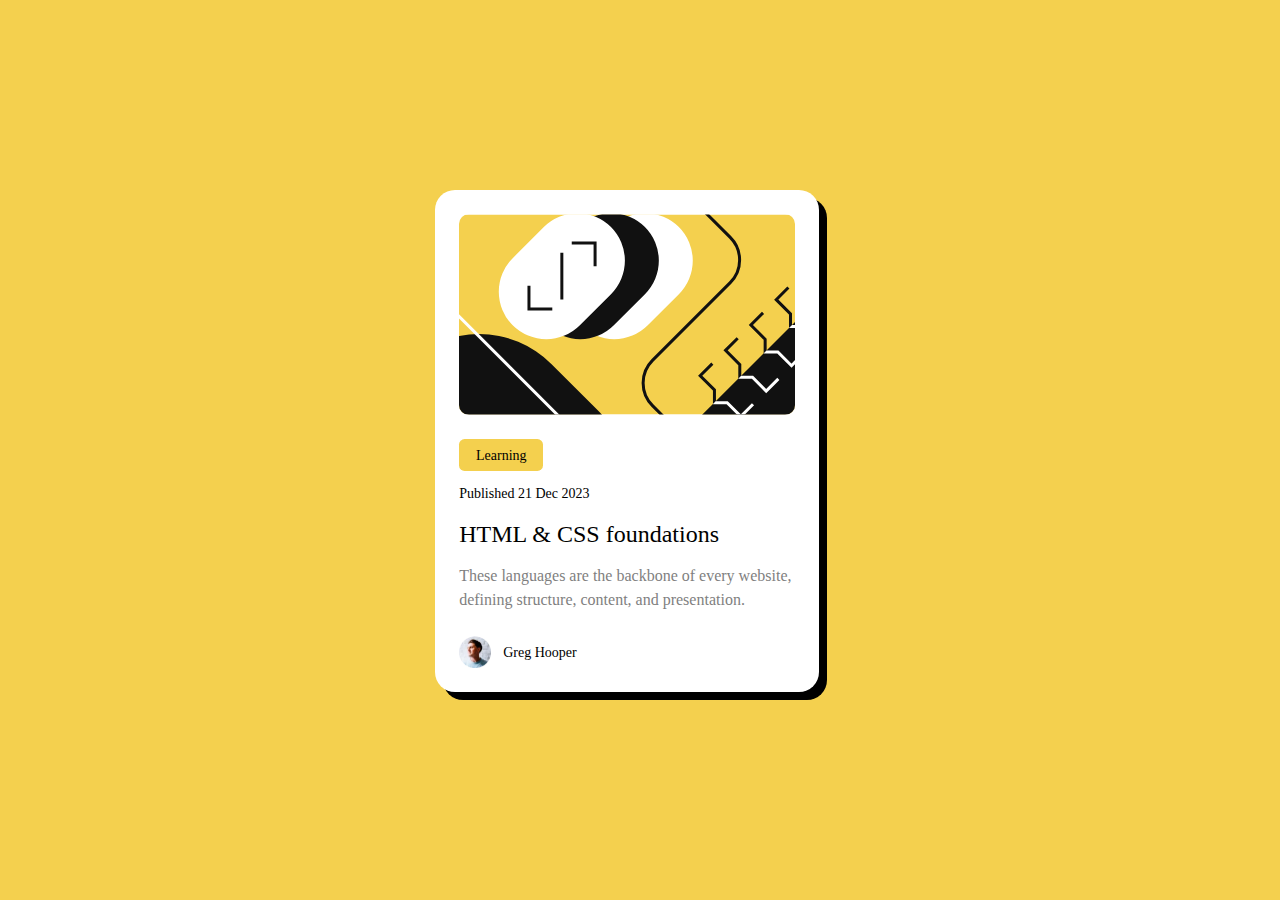
<file: blog_preview_card/index.html>
<!DOCTYPE html>
<html lang="en">
<head>
    <meta charset="UTF-8">
    <meta name="viewport" content="width=device-width, initial-scale=1.0">
    <link rel="stylesheet" href="assets/css/main.css">
    <title>Blog Preview Card</title>
</head>
<body>
    <div class="card">
        <div class="card-container">
            <img src="assets/images/illustration-article.svg" alt="card image" class="card-container__image">
            <div class="card-container__details">
                <p class="card-container__details-tag">Learning</p>
                <p class="card-container__details-date">Published 21 Dec 2023</p>
                <h2 class="card-container__details-title">HTML & CSS foundations</h2>
                <p class="card-container__details-desc">These languages are the backbone of every website, defining structure, content, and presentation.</p>
            </div>
            <div class="card-container__author-container">
                <img src="assets/images/image-avatar.webp" alt="" class="card-container__author-container__img">
                <p class="card-container__author-container__name">Greg Hooper</p>
            </div>
        </div>
    </div>
</body>
</html>
</file>
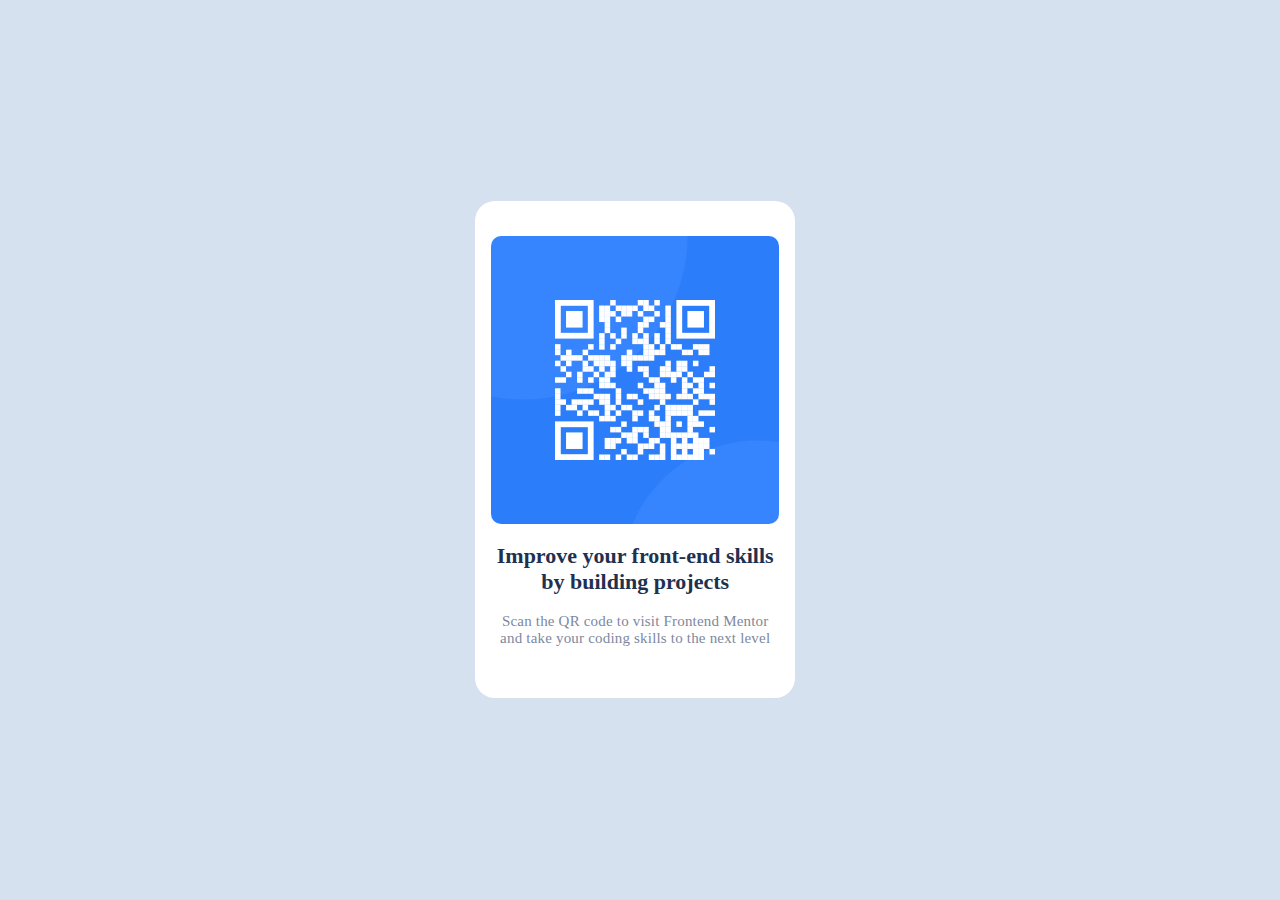
<file: qr-code/index.html>
<!DOCTYPE html>
<html lang="en">
<head>
    <meta charset="UTF-8">
    <meta name="viewport" content="width=device-width, initial-scale=1.0">
    <link rel="stylesheet" href="assets/css/style.css">
    <title>QR Code Component</title>
</head>
<body>
    <div class="card">
        <img src="assets/img/image-qr-code.png" alt="" class="card__img">
        <div class="card__info">
            <h2 class="card__info__title">
                Improve your front-end skills by building projects
            </h2>
            <p class="card__info__desc">
                Scan the QR code to visit Frontend Mentor and take your coding skills to the next level
            </p>
        </div>
    </div>
</body>
</html>
</file>
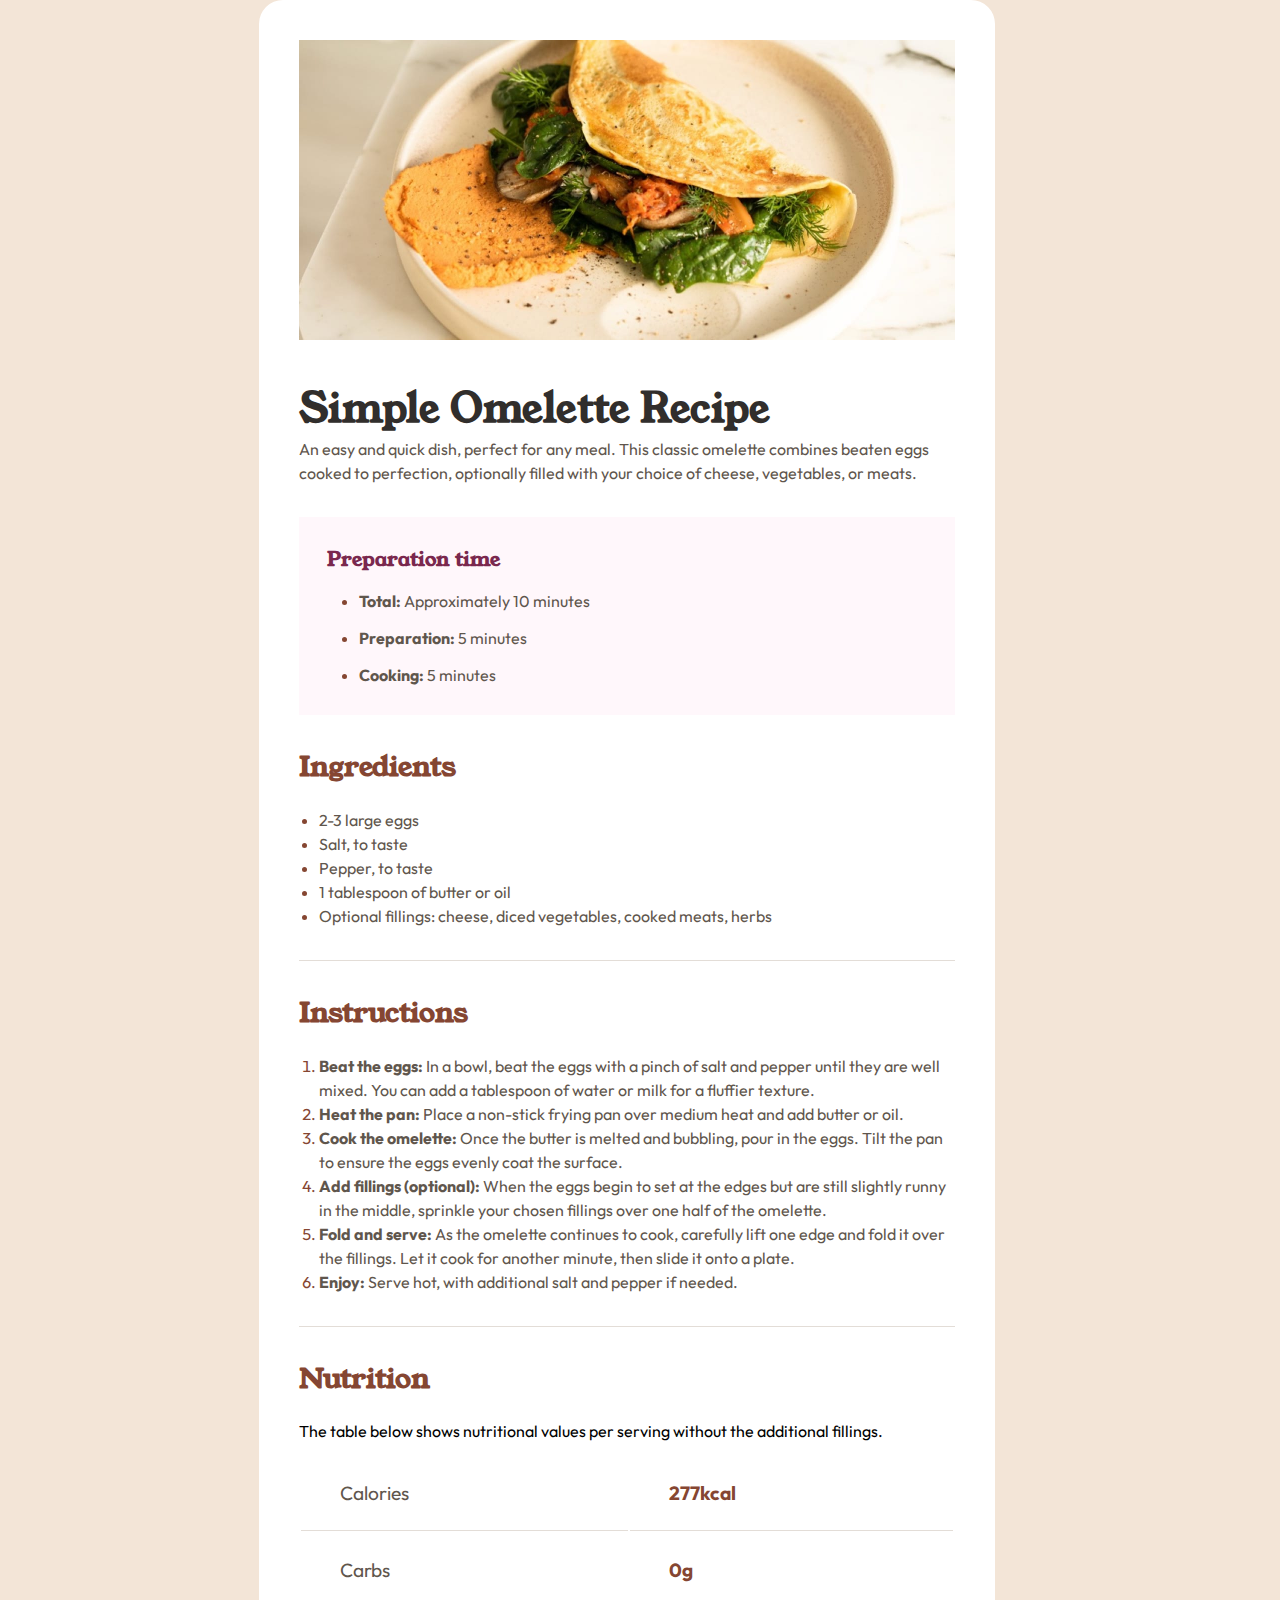
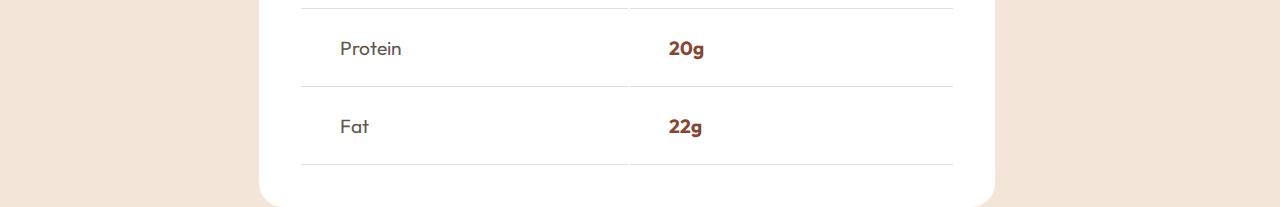
<file: recipe_page/index.html>
<!DOCTYPE html>
<html lang="en">
<head>
    <meta charset="UTF-8">
    <meta name="viewport" content="width=device-width, initial-scale=1.0">
    <link rel="stylesheet" href="assets/css/main.css">
    <title>Recipe Page</title>
</head>
<body>
    <div class="container">
        <img src="assets/images/image-omelette.jpeg" alt="Omelette Image" class="container__image">
        <div class="container__content">
            <div class="container__content__details">
                <h1 class="container__content__details-title">Simple Omelette Recipe</h1>
                <p class="container__content__details-description">An easy and quick dish, perfect for any meal. This classic omelette combines beaten eggs cooked to perfection, optionally filled with your choice of cheese, vegetables, or meats.</p>
            </div>
            <div class="container__content__preparation">
                <h2 class="container__content__preparation-title">Preparation time</h2>
                <ul class="container__content__preparation-list">
                    <li class="container__content__preparation-list__item"><span>Total: </span>Approximately 10 minutes</li>
                    <li class="container__content__preparation-list__item"><span>Preparation: </span>5 minutes</li>
                    <li class="container__content__preparation-list__item"><span>Cooking: </span>5 minutes</li>
                </ul>
            </div>
            <div class="container__content__ingredients">
                <h2 class="container__content__ingredients-title">Ingredients</h2>
                <ul class="container__content__ingredients-list">
                    <li class="container__content__ingredients-list__item">2-3 large eggs</li>
                    <li class="container__content__ingredients-list__item">Salt, to taste</li>
                    <li class="container__content__ingredients-list__item">Pepper, to taste</li>
                    <li class="container__content__ingredients-list__item">1 tablespoon of butter or oil</li>
                    <li class="container__content__ingredients-list__item">Optional fillings: cheese, diced vegetables, cooked meats, herbs</li>
                </ul>
            </div>
            <hr>
            <div class="container__content__instructions">
                <h2 class="container__content__instructions-title">Instructions</h2>
                <ol class="container__content__instructions-list">
                    <li class="container__content__instructions-list__item"><span>Beat the eggs: </span>In a bowl, beat the eggs with a pinch of salt and pepper until they are well mixed. You can add a tablespoon of water or milk for a fluffier texture.</li>
                    <li class="container__content__instructions-list__item"><span>Heat the pan: </span>Place a non-stick frying pan over medium heat and add butter or oil.</li>
                    <li class="container__content__instructions-list__item"><span>Cook the omelette: </span>Once the butter is melted and bubbling, pour in the eggs. Tilt the pan to ensure the eggs evenly coat the surface.</li>
                    <li class="container__content__instructions-list__item"><span>Add fillings (optional): </span>When the eggs begin to set at the edges but are still slightly runny in the middle, sprinkle your chosen fillings over one half of the omelette.</li>
                    <li class="container__content__instructions-list__item"><span>Fold and serve: </span>As the omelette continues to cook, carefully lift one edge and fold it over the fillings. Let it cook for another minute, then slide it onto a plate.</li>
                    <li class="container__content__instructions-list__item"><span>Enjoy: </span>Serve hot, with additional salt and pepper if needed.</li>
                </ol>
            </div>
            <hr>
            <div class="container__content__nutrition">
                <h2 class="container__content__nutrition-title">Nutrition</h2>
                <p class="container__content__nutrition-desc">The table below shows nutritional values per serving without the additional fillings.</p>
                <table class="container__content__nutrition-table">
                    <tr class="container__content__nutrition-table__item">
                        <td class="container__content__nutrition-table__item-1">Calories</td>
                        <td class="container__content__nutrition-table__item-2">277kcal</td>
                    </tr>
                    <tr class="container__content__nutrition-table__item">
                        <td class="container__content__nutrition-table__item-1">Carbs</td>
                        <td class="container__content__nutrition-table__item-2">0g</td>
                    </tr>
                    <tr class="container__content__nutrition-table__item">
                        <td class="container__content__nutrition-table__item-1">Protein</td>
                        <td class="container__content__nutrition-table__item-2">20g</td>
                    </tr>
                    <tr class="container__content__nutrition-table__item">
                        <td class="container__content__nutrition-table__item-1">Fat</td>
                        <td class="container__content__nutrition-table__item-2">22g</td>
                    </tr>
                </table>
            </div>
        </div>
    </div>
</body>
</html>
</file>
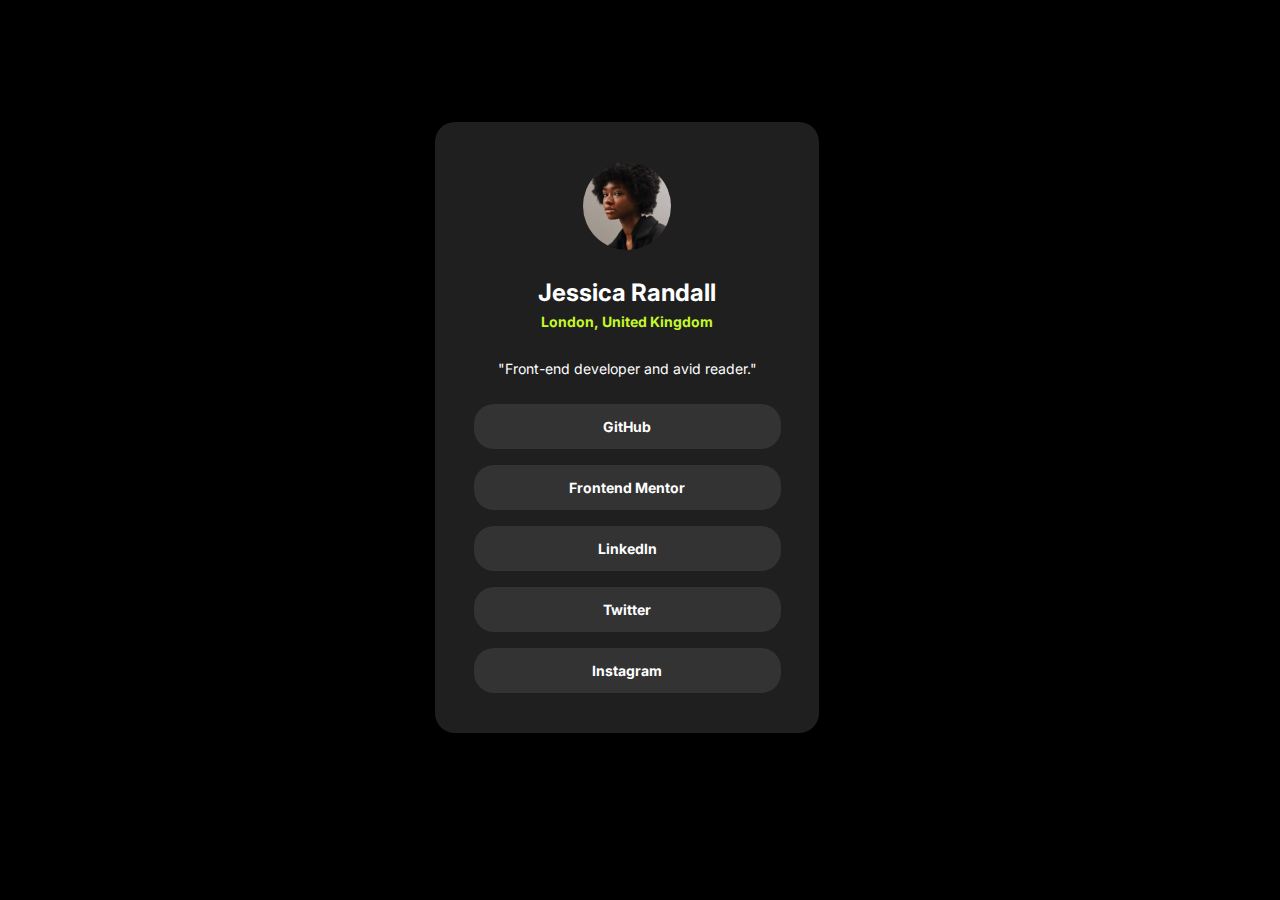
<file: social_profile/index.html>
<!DOCTYPE html>
<html lang="en">
<head>
    <meta charset="UTF-8">
    <meta name="viewport" content="width=device-width, initial-scale=1.0">
    <link rel="stylesheet" href="assets/css/main.css">
    <title>Social Profile</title>
</head>
<body>
    <div class="card">
        <div class="card-container">
            <img src="assets/images/avatar-jessica.jpeg" alt="Card Image" class="card-container__image">
            <div class="card-container__info">
                <h2>Jessica Randall</h2>
                <h3>London, United Kingdom</h3>
            </div>
            <p class="card-container__job">"Front-end developer and avid reader."</p>
            <ul class="card-container__link-list">
                <li class="card-container__link-list__item">
                    <a>GitHub</a>
                </li>
                <li class="card-container__link-list__item">
                    <a>Frontend Mentor</a>
                </li>
                <li class="card-container__link-list__item">
                    <a>Linkedln</a>
                </li>
                <li class="card-container__link-list__item">
                    <a>Twitter</a>
                </li>
                <li class="card-container__link-list__item">
                    <a>Instagram</a>
                </li>
            </ul>
        </div>
    </div>    
</body>
</html>
</file>
<file: blog_preview_card/assets/css/main.css>
@import url('https://fonts.googleapis.com/css2?family=Figtree:ital,wght@0,300..900;1,300..900&display=swap');

*,
*::after,
*::before {
    margin: 0;
    padding: 0;
    box-sizing: border-box;
}

body {
    width: 98vw;
    height: 98vh;
    background-color: #F4D04E;
    display: flex;
    justify-content: center;
    align-items: center;
    font-size: 10px;
}

.card {
    background-color: white;
    width: 38.4em;
    padding: 2.4em;
    border-radius: 2em;
    box-shadow: .8em .8em black;
}
.card-container {
    width: 33.6em;
    display: flex;
    flex-direction: column;
    row-gap: 2.4em;
}

.card-container__image {
    width: 100%;
    border-radius: 1em;
}

.card-container__details {
    display: flex;
    flex-direction: column;
    row-gap: 1.2em;
}

.card-container__details-tag {
    align-self: flex-start;
    background-color: #F4D04E;
    padding: .4em 1.2em;
    border-radius: .4em;
    font-size: 1.4em;
    line-height: 150%;
}

.card-container__details-date {
    font-size: 1.4em;
    line-height: 150%;
}

.card-container__details-title {
    font-size: 2.4em;
    line-height: 150%;
    font-weight: 400;
    
}

.card-container__details-desc {
    color: #7F7F7F;
    font-size: 1.6em;
    line-height: 150%;
}

.card-container__author-container {
    display: flex;
    align-items: center;
}

.card-container__author-container__img{
    width: 3.2em;
    height: 3.2em;
    margin-right: 1.2em;
}

.card-container__author-container__name {
    font-size: 1.4em;
    line-height: 150%;
}
</file>
<file: qr-code/assets/css/style.css>
html {
    font-size: 10px; /* 1rem */
}

body {
    width: 98vw;
    height: 98vh;
    background-color: #D5E1EF;
    display: flex;
    justify-content: center;
    align-items: center;
}

.card {
    display: flex;
    flex-direction: column;
    justify-content: center;
    width: 32rem;
    height: 49.7rem;
    background-color: #fff;
    border-radius: 2rem;
}

.card__img {
    width: 90%;
    margin: 0 auto;
    border-radius: 1rem;
}

.card__info {
    width: 90%;
    margin: 0 auto;
    
}

.card__info__title {
    text-align: center;
    font-size: 2.2rem;
    font-weight: bold;
    color: #1F314F;
}

.card__info__desc {
    text-align: center;
    font-size: 1.5rem;
    color: #7D889E;
    letter-spacing: 0.019rem;
}
</file>
<file: recipe_page/assets/css/main.css>
@import url('https://fonts.googleapis.com/css2?family=Outfit:wght@100..900&family=Young+Serif&display=swap');

*,
*::before,
*::after {
    margin: 0;
    padding: 0;
    box-sizing: border-box;
}

body {
    display: flex;
    align-items: center;
    justify-content: center;
    width: 98vw;
    background-color: #F3E5D7;
    font-size: 10px;
    font-family: "Outfit", sans-serif;
}

hr {
    display: block;
    height: .1em;
    border: 0;
    border-top: .1em solid #E3DDD7;
    margin-bottom: 3.2em;
    padding: 0;
}

.container {
    display: flex;
    flex-direction: column;
    background-color: white;
    max-width: 73.6em;
    border-radius: 2.4em;
}

.container__image {
    width: calc(100% - 8em);
    margin: 4em 4em 2em;
}

.container__content{
    width: calc(100% - 8em);
    margin: 2em 4em 4em;
}

.container__content__details {
    display: flex;
    flex-direction: column;
    margin-bottom: 3.2em;
}

.container__content__details-title{
    font-family: "Young Serif", serif;
    font-size: 4em;
    color: #312E2C;
}
.container__content__details-description{
    color: #5F564D;
    font-size: 1.6em;
    line-height: 150%;
}

.container__content__preparation {
    position: relative;
    background-color: #FFF7FB;
    padding: 2.8em;
    margin-bottom: 3.2em;
}
.container__content__preparation-title {
    font-family: "Young Serif", serif;
    color: #7A284E;
    font-size: 2em;
    margin-bottom: .8em;
}
.container__content__preparation-list {
    display: flex;
    flex-direction: column;
}

.container__content__preparation-list__item {
    font-size: 1.6em;
    line-height: 150%;
    color: #5F564D;
    margin-left: 2em;
}

.container__content__preparation-list__item::marker {
    color: #854632;
    margin-right: 1.6;
}

.container__content__preparation-list__item:not(:last-child) {
    margin-bottom: .8em;
}

.container__content__preparation-list__item span {
    font-weight: bold;
}

.container__content__ingredients {
    display: flex;
    flex-direction: column;
    margin-bottom: 3.2em;
}

.container__content__ingredients-title {
    font-family: "Young Serif", serif;
    color: #854632;
    font-size: 2.8em;
    margin-bottom: .8em;
}

.container__content__ingredients-list {
    margin-left: 2em;
}

.container__content__ingredients-list__item {
    color: #5F564D;
    font-size: 1.6em;
    line-height: 150%;
}

.container__content__ingredients-list__item::marker {
    color: #854632;
    margin-right: 1.6;
}

.container__content__instructions {
    display: flex;
    flex-direction: column;
    margin-bottom: 3.2em;
}

.container__content__instructions-title {
    font-family: "Young Serif", serif;
    color: #854632;
    font-size: 2.8em;
    margin-bottom: .8em;
}


.container__content__instructions-list{
    margin-left: 2em;
}

.container__content__instructions-list__item {
    position: relative;
    color: #5F564D;
    font-size: 1.6em;
    line-height: 150%;
}

.container__content__instructions-list__item::marker {
    color: #854632;
}

.container__content__instructions-list__item span{
    font-weight: bolder;
}

.container__content__nutrition {
    display: flex;
    flex-direction: column;
}

.container__content__nutrition-title {
    font-family: "Young Serif", serif;
    color: #854632;
    font-size: 2.8em;
    margin-bottom: .8em;
}

.container__content__nutrition-desc {
    margin-bottom: .8em;
    font-size: 1.6em;
}

.container__content__nutrition-table {
    display: table;
    text-align: left;
}
.container__content__nutrition-table__item {
    font-size: 1.2em;
    line-height: 150%;
}
.container__content__nutrition-table__item td {
    border-bottom: 1px solid #E3DDD7;
    padding: 1.2em 2em;
}

.container__content__nutrition-table__item-1 {
    font-size: 1.6em;
    line-height: 150%;
    color: #5F564D;
}

.container__content__nutrition-table__item-2 {
    font-size: 1.6em;
    line-height: 150%;
    color: #854632;
    font-weight: bold;
}


@media only screen and (max-width: 375px) {
    
    body {
        display: unset;
        height: unset;
        background-color: unset;
    }

    .container {
        background-color: white;
        max-width: 73.6em;
        border-radius: unset;
    }

    .container__image {
        width: 100%;
        margin: 0 0 2em;
    }
}
</file>
<file: social_profile/assets/css/main.css>
@import url('https://fonts.googleapis.com/css2?family=Inter:wght@100..900&display=swap');

*,
*::after,
*::before {
    margin: 0;
    padding: 0;
    box-sizing: border-box;
}

html {
    font-size: 10px;
    font-family: "Inter", sans-serif;
}

body {
    background-color: black;
    display: flex;
    justify-content: center;
    align-items: center;
    width: 98vw;
    height: 95vh;
}

.card {
    display: flex;
    justify-content: center;
    align-items: center;
    background-color: #1F1F1F;
    width: 38.4rem;
    height: 61.1rem;
    border-radius: 2rem;
}

.card-container{
    display: flex;
    flex-direction: column;
    justify-content: space-between;
    width: 80%;
    height: 87%;
}

.card-container__image {
    align-self: center;
    width: 8.8rem;
    height: 8.8rem;
    border-radius: 50%;
}

.card-container__info h2 {
    text-align: center;
    font-size: 2.4rem;
    color: white;
    font-weight: bold;
    line-height: 150%;
}

.card-container__info h3 {
    text-align: center;
    font-size: 1.4rem;
    color: #C4F82A;
    font-weight: bold;
    line-height: 150%;
}

.card-container__job {
    text-align: center;
    color: white;
    font-size: 1.4rem;
    line-height: 150%;
}

.card-container__link-list {
    display: flex;
    flex-direction: column;
    list-style-type: none;
}


.card-container__link-list__item {
    display: flex;
    align-items: center;
    justify-content: center;
    background-color: #333;
    border-radius: 2rem;
    width: 100%;
    height: 4.5rem;
    transition: .5s;
    cursor: pointer;
}

.card-container__link-list__item:not(:last-child){
    margin-bottom: 1.6rem;
}

.card-container__link-list__item:hover {
    background-color: #C4F82A;
    color: #333;
}



.card-container__link-list__item a {
    text-decoration: none;
    font-size: 1.4rem;
    font-weight: bold;
    color: white;
}
</file>
